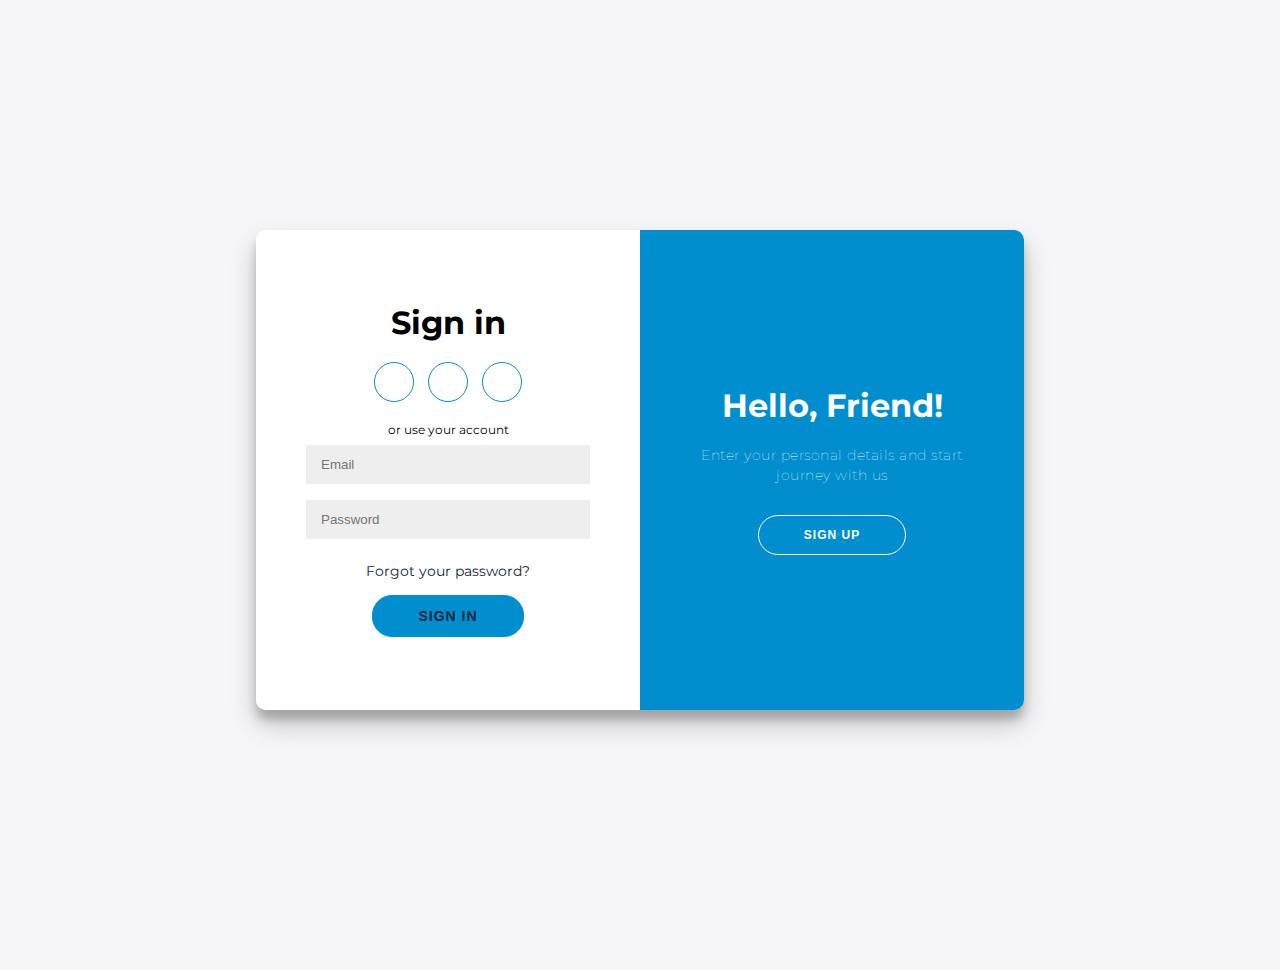
<file: index.html>
<!DOCTYPE html>
<html lang="en">

<head>
    <meta charset="UTF-8">
    <meta http-equiv="X-UA-Compatible" content="IE=edge">
    <meta name="viewport" content="width=device-width, initial-scale=1.0">
    <title>Login Radius - Signin/Signup</title>
    <link rel="stylesheet" href="https://use.fontawesome.com/releases/v5.8.1/css/all.css"
        integrity="sha384-50oBUHEmvpQ+1lW4y57PTFmhCaXp0ML5d60M1M7uH2+nqUivzIebhndOJK28anvf" crossorigin="anonymous">
    <link rel="stylesheet" href="style.css">
</head>

<body>
    <div class="container" id="container">
        <div class="form-container sign-up-container">
            <form action="#">
                <h1>Create Account</h1>
                <div class="social-container">
                    <a href="https://www.facebook.com/login/" class="social"><i class="fab fa-facebook-f"></i></a>
                    <a href="https://accounts.google.com/login?hl=en_GB" class="social"><i class="fab fa-google-plus-g"></i></a>
                    <a href="https://www.linkedin.com/login" class="social"><i class="fab fa-linkedin-in"></i></a>
                </div>
                <span>or use your email for registration</span>
                <input type="text" placeholder="Name" />
                <input type="email" placeholder="Email" />
                <input type="password" placeholder="Password" />
                <button><a href="project.html" target="_blank">Sign Up</a></button>
            </form>
        </div>
        <div class="form-container sign-in-container">
            <form action="#">
                <h1>Sign in</h1>
                <div class="social-container">
                    <a href="https://www.facebook.com/login/" class="social"><i class="fab fa-facebook-f"></i></a>
                    <a href="https://accounts.google.com/login?hl=en_GB" class="social"><i class="fab fa-google-plus-g"></i></a>
                    <a href="https://www.linkedin.com/login" class="social"><i class="fab fa-linkedin-in"></i></a>
                </div>
                <span>or use your account</span>
                <input type="email" placeholder="Email" />
                <input type="password" placeholder="Password" />
                <a href="#">Forgot your password?</a>
                <button><a href="project.html" target="_blank">Sign In</a></button>
            </form>
        </div>
        <div class="overlay-container">
            <div class="overlay">
                <div class="overlay-panel overlay-left">
                    <h1>Welcome Back!</h1>
                    <p>To keep connected with us please login with your personal info</p>
                    <button class="ghost" id="signIn">Sign In</button>
                </div>
                <div class="overlay-panel overlay-right">
                    <h1>Hello, Friend!</h1>
                    <p>Enter your personal details and start journey with us</p>
                    <button class="ghost" id="signUp">Sign Up</button>
                </div>
            </div>
        </div>
    </div>
    <script src="main.js"></script>
</body>

</html>
</file>
<file: style.css>
@import url('https://fonts.googleapis.com/css?family=Montserrat:400,800');

* {
    box-sizing: border-box;
}

body {
    font-family: 'Montserrat', sans-serif;
    background: #f6f5f7;
    display: flex;
    flex-direction: column;
    justify-content: center;
    align-items: center;
    height: 100vh;
    margin: -20px 0 50px;
		margin-top: 20px;
}

h1 {
    font-weight: bold;
    margin: 0;
}

p {
    font-size: 14px;
    font-weight: 100;
    line-height: 20px;
    letter-spacing: .5px;
    margin: 20px 0 30px;
}

span {
    font-size: 12px;
}

a {
    color: #0e263d;
    font-size: 14px;
    text-decoration: none;
    margin: 15px 0;
}

.container {
    background: #fff;
    border-radius: 10px;
    box-shadow: 0 14px 28px rgba(0, 0, 0, .2), 0 10px 10px rgba(0, 0, 0, .2);
    position: relative;
    overflow: hidden;
    width: 768px;
    max-width: 100%;
    min-height: 480px;
}

.form-container form {
    background: #fff;
    display: flex;
    flex-direction: column;
    padding:  0 50px;
    height: 100%;
    justify-content: center;
    align-items: center;
    text-align: center;
}

.social-container {
    margin: 20px 0;
}

.social-container a {
    border: 1px solid #008ecf;
    border-radius: 50%;
    display: inline-flex;
    justify-content: center;
    align-items: center;
    margin: 0 5px;
    height: 40px;
    width: 40px;
}

.form-container input {
    background: #eee;
    border: none;
    padding: 12px 15px;
    margin: 8px 0;
    width: 100%;
}

button {
    border-radius: 20px;
    border: 1px solid #008ecf;
    background: #008ecf;
    color: #fff;
    font-size: 12px;
    font-weight: bold;
    padding: 12px 45px;
    letter-spacing: 1px;
    text-transform: uppercase;
    transition: transform 80ms ease-in;
}

button:active {
    transform: scale(.95);
}

button:focus {
    outline: none;
}

button.ghost {
    background: transparent;
    border-color: #fff;
}

.form-container {
    position: absolute;
    top: 0;
    height: 100%;
    transition: all .6s ease-in-out;
}

.sign-in-container {
    left: 0;
    width: 50%;
    z-index: 2;
}

.sign-up-container {
    left: 0;
    width: 50%;
    z-index: 1;
    opacity: 0;
}

.overlay-container {
    position: absolute;
    top: 0;
    left: 50%;
    width: 50%;
    height: 100%;
    overflow: hidden;
    transition: transform .6s ease-in-out;
    z-index: 100;
}

.overlay {
    background: #ff416c;
    background: linear-gradient(to right, #008ecf, #008ecf) no-repeat 0 0 / cover;
    color: #fff;
    position: relative;
    left: -100%;
    height: 100%;
    width: 200%;
    transform: translateY(0);
    transition: transform .6s ease-in-out;
}

.overlay-panel {
    position: absolute;
    top: 0;
    display: flex;
    flex-direction: column;
    justify-content: center;
    align-items: center;
    padding: 0 40px;
    height: 100%;
    width: 50%;
    text-align: center;
    transform: translateY(0);
    transition: transform .6s ease-in-out;
}

.overlay-right {
    right: 0;
    transform: translateY(0);
}

.overlay-left {
    transform: translateY(-20%);
}

/* Move signin to right */
.container.right-panel-active .sign-in-container {
    transform: translateY(100%);
}

/* Move overlay to left */
.container.right-panel-active .overlay-container {
    transform: translateX(-100%);
}

/* Bring signup over signin */
.container.right-panel-active .sign-up-container {
    transform: translateX(100%);
    opacity: 1;
    z-index: 5;
}

/* Move overlay back to right */
.container.right-panel-active .overlay {
    transform: translateX(50%);
}

/* Bring back the text to center */
.container.right-panel-active .overlay-left {
    transform: translateY(0);
}

/* Same effect for right */
.container.right-panel-active .overlay-right {
    transform: translateY(20%);
}
</file>
